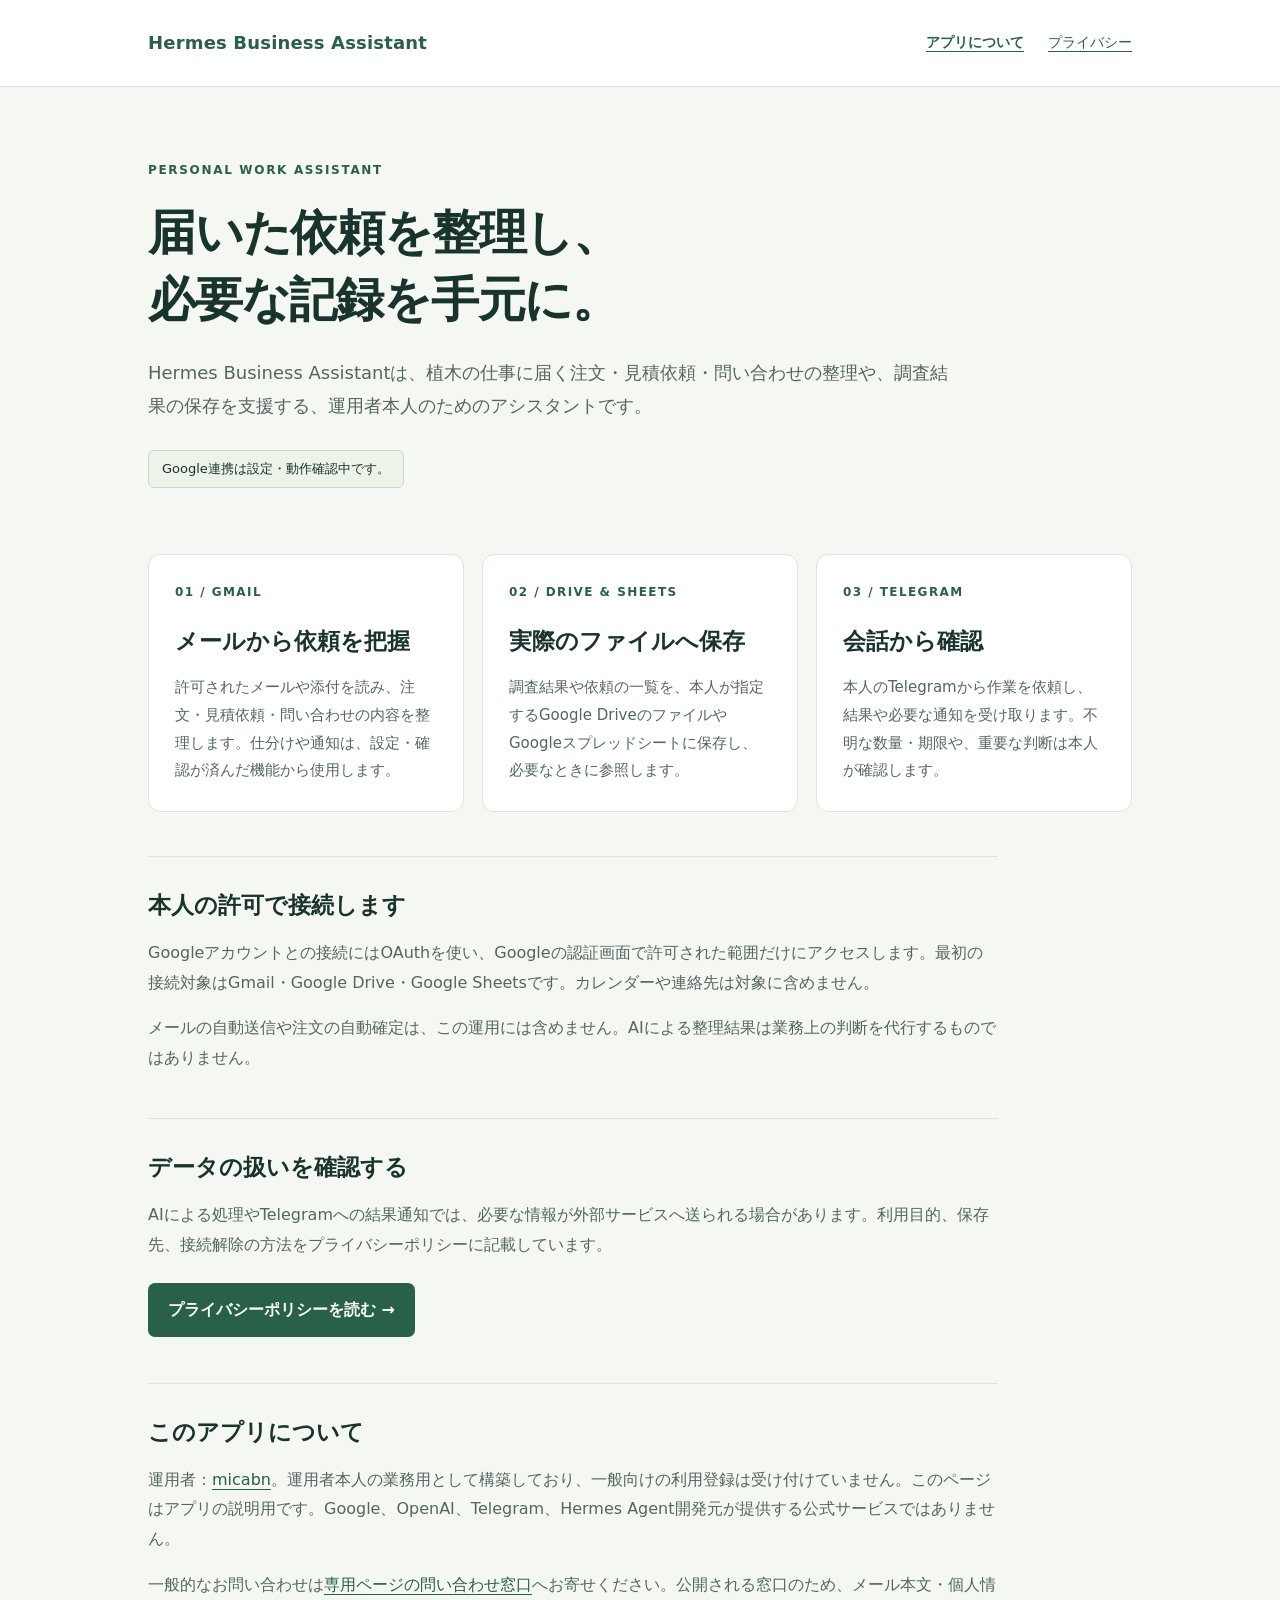
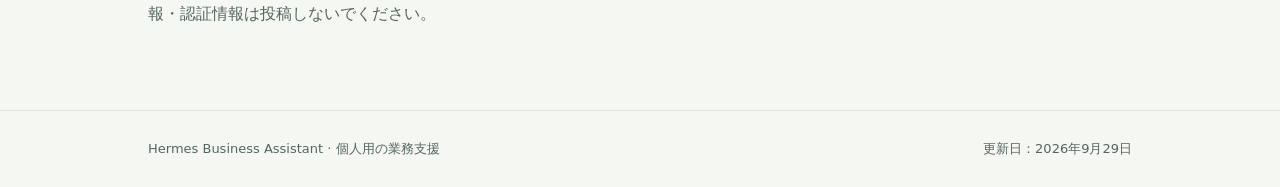
<file: index.html>
<!doctype html>
<html lang="ja"><head><meta charset="utf-8"><meta name="viewport" content="width=device-width,initial-scale=1"><meta name="description" content="Hermes Business Assistantは、運用者本人のGmail・Google Drive・Google Sheetsを使って依頼の整理と業務記録を支援する個人用アシスタントです。"><title>Hermes Business Assistant | アプリについて</title><link rel="stylesheet" href="style.css"></head>
<body><a class="skip" href="#main">本文へ移動</a><header><div class="wrap"><nav aria-label="メインナビゲーション"><a class="brand" href="./">Hermes Business Assistant</a><div class="navlinks"><a href="./" aria-current="page">アプリについて</a><a href="privacy.html">プライバシー</a></div></nav></div></header>
<main id="main" class="wrap"><section class="hero"><p class="eyebrow">PERSONAL WORK ASSISTANT</p><h1>届いた依頼を整理し、<br>必要な記録を手元に。</h1><p class="lead">Hermes Business Assistantは、植木の仕事に届く注文・見積依頼・問い合わせの整理や、調査結果の保存を支援する、運用者本人のためのアシスタントです。</p><p class="status">Google連携は設定・動作確認中です。</p></section>
<div class="cards"><section class="card"><span class="number">01 / GMAIL</span><h2>メールから依頼を把握</h2><p>許可されたメールや添付を読み、注文・見積依頼・問い合わせの内容を整理します。仕分けや通知は、設定・確認が済んだ機能から使用します。</p></section><section class="card"><span class="number">02 / DRIVE &amp; SHEETS</span><h2>実際のファイルへ保存</h2><p>調査結果や依頼の一覧を、本人が指定するGoogle DriveのファイルやGoogleスプレッドシートに保存し、必要なときに参照します。</p></section><section class="card"><span class="number">03 / TELEGRAM</span><h2>会話から確認</h2><p>本人のTelegramから作業を依頼し、結果や必要な通知を受け取ります。不明な数量・期限や、重要な判断は本人が確認します。</p></section></div>
<section class="section"><h2>本人の許可で接続します</h2><p>Googleアカウントとの接続にはOAuthを使い、Googleの認証画面で許可された範囲だけにアクセスします。最初の接続対象はGmail・Google Drive・Google Sheetsです。カレンダーや連絡先は対象に含めません。</p><p>メールの自動送信や注文の自動確定は、この運用には含めません。AIによる整理結果は業務上の判断を代行するものではありません。</p></section>
<section class="section"><h2>データの扱いを確認する</h2><p>AIによる処理やTelegramへの結果通知では、必要な情報が外部サービスへ送られる場合があります。利用目的、保存先、接続解除の方法をプライバシーポリシーに記載しています。</p><a class="button" href="privacy.html">プライバシーポリシーを読む →</a></section>
<section class="section"><h2>このアプリについて</h2><p>運用者：<a href="https://github.com/micabn">micabn</a>。運用者本人の業務用として構築しており、一般向けの利用登録は受け付けていません。このページはアプリの説明用です。Google、OpenAI、Telegram、Hermes Agent開発元が提供する公式サービスではありません。</p><p>一般的なお問い合わせは<a href="https://github.com/micabn/hermes-google-info/issues">専用ページの問い合わせ窓口</a>へお寄せください。公開される窓口のため、メール本文・個人情報・認証情報は投稿しないでください。</p></section></main>
<footer><div class="wrap"><span>Hermes Business Assistant · 個人用の業務支援</span><span>更新日：2026年9月29日</span></div></footer></body></html>
</file>
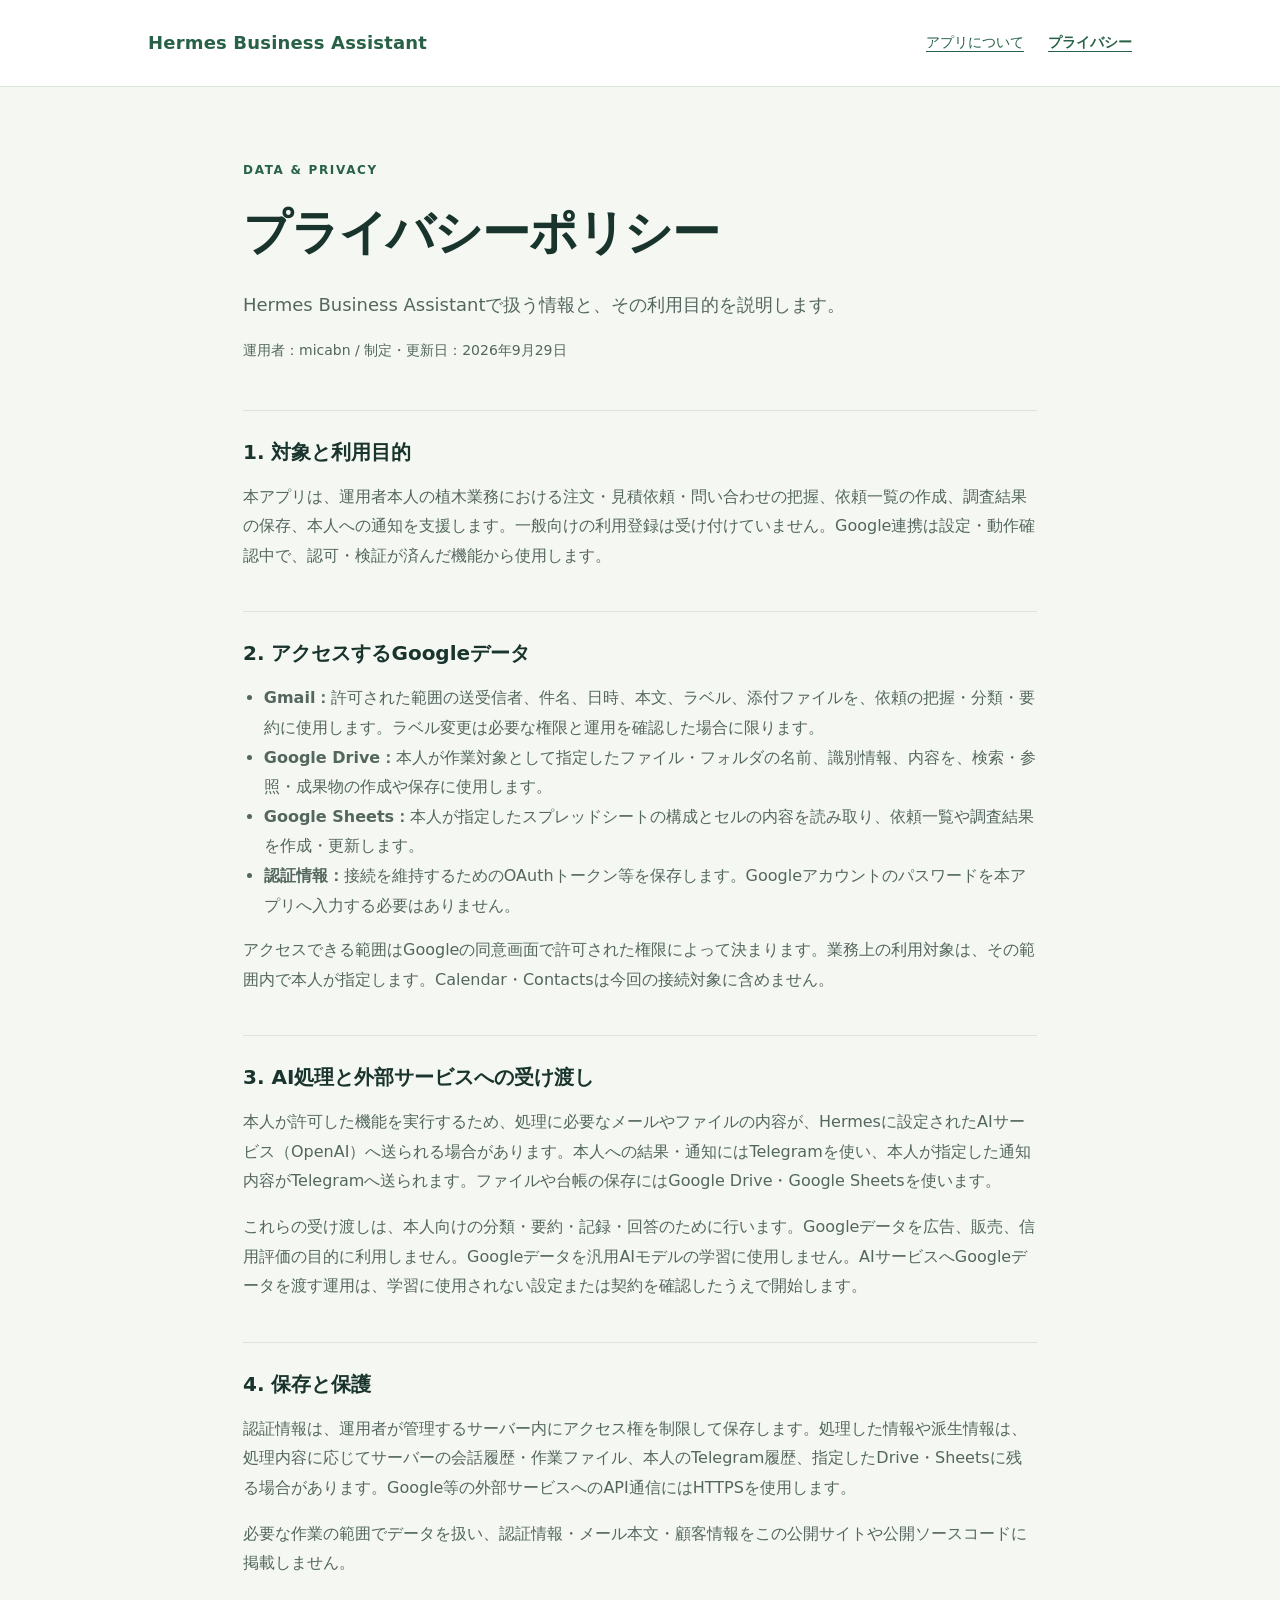
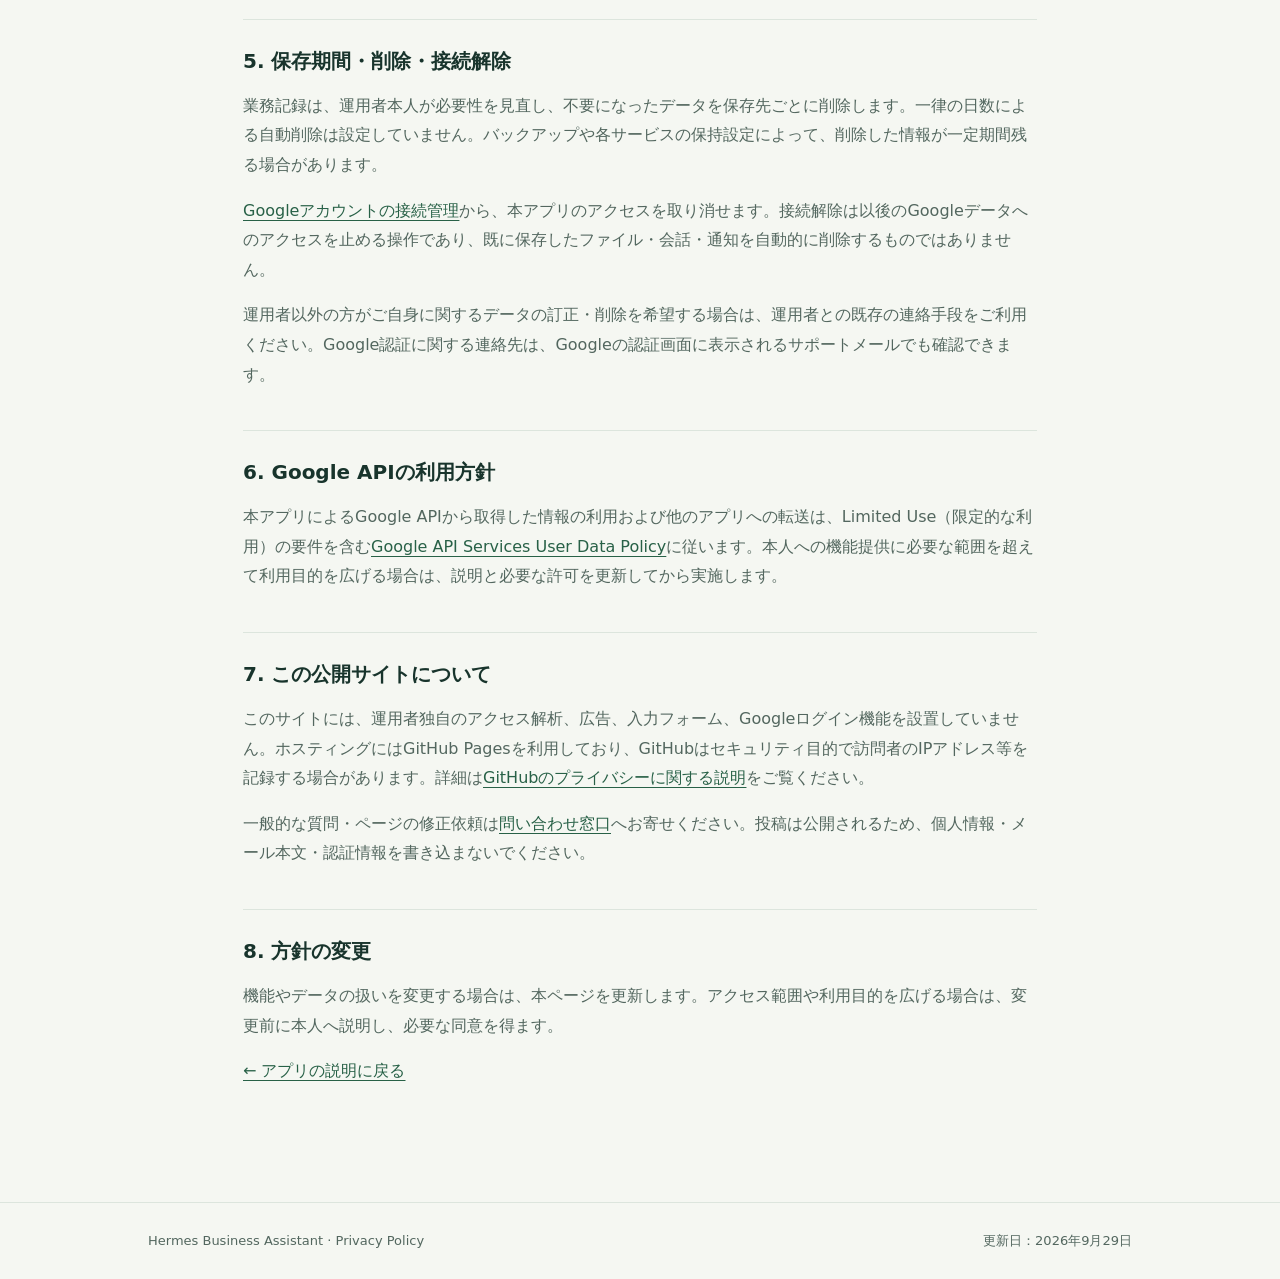
<file: privacy.html>
<!doctype html>
<html lang="ja"><head><meta charset="utf-8"><meta name="viewport" content="width=device-width,initial-scale=1"><meta name="description" content="Hermes Business AssistantのGoogleデータの利用目的、外部サービスへの受け渡し、保存・削除・接続解除について説明します。"><title>プライバシーポリシー | Hermes Business Assistant</title><link rel="stylesheet" href="style.css"></head>
<body><a class="skip" href="#main">本文へ移動</a><header><div class="wrap"><nav aria-label="メインナビゲーション"><a class="brand" href="./">Hermes Business Assistant</a><div class="navlinks"><a href="./">アプリについて</a><a href="privacy.html" aria-current="page">プライバシー</a></div></nav></div></header>
<main id="main" class="wrap policy"><section class="hero"><p class="eyebrow">DATA &amp; PRIVACY</p><h1>プライバシーポリシー</h1><p class="lead">Hermes Business Assistantで扱う情報と、その利用目的を説明します。</p><p class="meta">運用者：micabn / 制定・更新日：2026年9月29日</p></section>
<section class="section"><h2>1. 対象と利用目的</h2><p>本アプリは、運用者本人の植木業務における注文・見積依頼・問い合わせの把握、依頼一覧の作成、調査結果の保存、本人への通知を支援します。一般向けの利用登録は受け付けていません。Google連携は設定・動作確認中で、認可・検証が済んだ機能から使用します。</p></section>
<section class="section"><h2>2. アクセスするGoogleデータ</h2><ul><li><strong>Gmail：</strong>許可された範囲の送受信者、件名、日時、本文、ラベル、添付ファイルを、依頼の把握・分類・要約に使用します。ラベル変更は必要な権限と運用を確認した場合に限ります。</li><li><strong>Google Drive：</strong>本人が作業対象として指定したファイル・フォルダの名前、識別情報、内容を、検索・参照・成果物の作成や保存に使用します。</li><li><strong>Google Sheets：</strong>本人が指定したスプレッドシートの構成とセルの内容を読み取り、依頼一覧や調査結果を作成・更新します。</li><li><strong>認証情報：</strong>接続を維持するためのOAuthトークン等を保存します。Googleアカウントのパスワードを本アプリへ入力する必要はありません。</li></ul><p>アクセスできる範囲はGoogleの同意画面で許可された権限によって決まります。業務上の利用対象は、その範囲内で本人が指定します。Calendar・Contactsは今回の接続対象に含めません。</p></section>
<section class="section"><h2>3. AI処理と外部サービスへの受け渡し</h2><p>本人が許可した機能を実行するため、処理に必要なメールやファイルの内容が、Hermesに設定されたAIサービス（OpenAI）へ送られる場合があります。本人への結果・通知にはTelegramを使い、本人が指定した通知内容がTelegramへ送られます。ファイルや台帳の保存にはGoogle Drive・Google Sheetsを使います。</p><p>これらの受け渡しは、本人向けの分類・要約・記録・回答のために行います。Googleデータを広告、販売、信用評価の目的に利用しません。Googleデータを汎用AIモデルの学習に使用しません。AIサービスへGoogleデータを渡す運用は、学習に使用されない設定または契約を確認したうえで開始します。</p></section>
<section class="section"><h2>4. 保存と保護</h2><p>認証情報は、運用者が管理するサーバー内にアクセス権を制限して保存します。処理した情報や派生情報は、処理内容に応じてサーバーの会話履歴・作業ファイル、本人のTelegram履歴、指定したDrive・Sheetsに残る場合があります。Google等の外部サービスへのAPI通信にはHTTPSを使用します。</p><p>必要な作業の範囲でデータを扱い、認証情報・メール本文・顧客情報をこの公開サイトや公開ソースコードに掲載しません。</p></section>
<section class="section"><h2>5. 保存期間・削除・接続解除</h2><p>業務記録は、運用者本人が必要性を見直し、不要になったデータを保存先ごとに削除します。一律の日数による自動削除は設定していません。バックアップや各サービスの保持設定によって、削除した情報が一定期間残る場合があります。</p><p><a href="https://myaccount.google.com/connections">Googleアカウントの接続管理</a>から、本アプリのアクセスを取り消せます。接続解除は以後のGoogleデータへのアクセスを止める操作であり、既に保存したファイル・会話・通知を自動的に削除するものではありません。</p><p>運用者以外の方がご自身に関するデータの訂正・削除を希望する場合は、運用者との既存の連絡手段をご利用ください。Google認証に関する連絡先は、Googleの認証画面に表示されるサポートメールでも確認できます。</p></section>
<section class="section"><h2>6. Google APIの利用方針</h2><p>本アプリによるGoogle APIから取得した情報の利用および他のアプリへの転送は、Limited Use（限定的な利用）の要件を含む<a href="https://developers.google.com/terms/api-services-user-data-policy">Google API Services User Data Policy</a>に従います。本人への機能提供に必要な範囲を超えて利用目的を広げる場合は、説明と必要な許可を更新してから実施します。</p></section>
<section class="section"><h2>7. この公開サイトについて</h2><p>このサイトには、運用者独自のアクセス解析、広告、入力フォーム、Googleログイン機能を設置していません。ホスティングにはGitHub Pagesを利用しており、GitHubはセキュリティ目的で訪問者のIPアドレス等を記録する場合があります。詳細は<a href="https://docs.github.com/en/site-policy/privacy-policies/github-general-privacy-statement">GitHubのプライバシーに関する説明</a>をご覧ください。</p><p>一般的な質問・ページの修正依頼は<a href="https://github.com/micabn/hermes-google-info/issues">問い合わせ窓口</a>へお寄せください。投稿は公開されるため、個人情報・メール本文・認証情報を書き込まないでください。</p></section>
<section class="section"><h2>8. 方針の変更</h2><p>機能やデータの扱いを変更する場合は、本ページを更新します。アクセス範囲や利用目的を広げる場合は、変更前に本人へ説明し、必要な同意を得ます。</p><p><a href="./">← アプリの説明に戻る</a></p></section></main><footer><div class="wrap"><span>Hermes Business Assistant · Privacy Policy</span><span>更新日：2026年9月29日</span></div></footer></body></html>
</file>
<file: style.css>
:root{color-scheme:light;--ink:#18342c;--muted:#53675f;--green:#286147;--line:#dce5dd;--paper:#f5f7f2}*{box-sizing:border-box}body{margin:0;background:var(--paper);color:var(--ink);font:16px/1.85 system-ui,-apple-system,"Segoe UI","Noto Sans JP",sans-serif}a{color:var(--green);text-underline-offset:4px}a:hover{text-decoration-thickness:2px}a:focus-visible{outline:3px solid #b67327;outline-offset:5px}.wrap{max-width:1040px;margin:auto;padding:0 28px}header{background:#fff;border-bottom:1px solid var(--line)}nav{display:flex;gap:24px;align-items:center;justify-content:space-between;min-height:86px;flex-wrap:wrap;padding:18px 0}.brand{font-weight:750;text-decoration:none;font-size:18px;letter-spacing:.01em}.navlinks{display:flex;gap:24px;font-size:14px}.navlinks [aria-current]{font-weight:700}.eyebrow{font-size:12px;letter-spacing:.14em;font-weight:700;color:var(--green);margin:0 0 18px}.hero{padding:72px 0 50px;max-width:810px}h1{font-size:clamp(30px,4vw,48px);line-height:1.4;letter-spacing:-.025em;margin:0 0 22px}h2{font-size:23px;line-height:1.6;margin:0 0 14px}h3{font-size:18px;line-height:1.6;margin:0 0 12px}p{margin:0 0 16px}.lead{font-size:18px;color:var(--muted)}.status{display:inline-block;border:1px solid #c8d8c7;border-radius:6px;padding:6px 13px;background:#edf3e9;font-size:13px;margin-top:12px}.cards{display:grid;grid-template-columns:repeat(3,1fr);gap:18px;margin-bottom:44px}.card{background:#fff;border:1px solid var(--line);border-radius:12px;padding:26px}.number{display:block;color:var(--green);font-size:12px;letter-spacing:.12em;margin-bottom:20px;font-weight:700}.card p{color:var(--muted);font-size:15px;margin:0}.section{padding:30px 0;border-top:1px solid var(--line);max-width:850px}.section p,.section li{color:var(--muted)}.section ul{padding-left:1.3em;margin:0 0 15px}.button{display:inline-block;background:var(--green);color:white;text-decoration:none;padding:12px 20px;border-radius:7px;font-weight:600;margin:8px 0 16px}.policy{max-width:850px;padding-bottom:40px}.policy .hero{padding-bottom:30px}.policy h2{font-size:20px}.policy .section{padding:25px 0}.meta{font-size:14px;color:var(--muted)}footer{margin-top:35px;padding:26px 0;border-top:1px solid var(--line);font-size:13px;color:var(--muted)}footer .wrap{display:flex;justify-content:space-between;gap:16px;flex-wrap:wrap}.skip{position:absolute;left:16px;top:-80px;background:white;padding:8px}.skip:focus{top:10px}@media(max-width:700px){.wrap{padding:0 20px}.hero{padding:42px 0 30px}.cards{grid-template-columns:1fr;gap:12px}.card{padding:22px}.number{margin-bottom:10px}nav{gap:8px}.navlinks{gap:20px}.lead{font-size:16px}h2{font-size:21px}}
</file>
